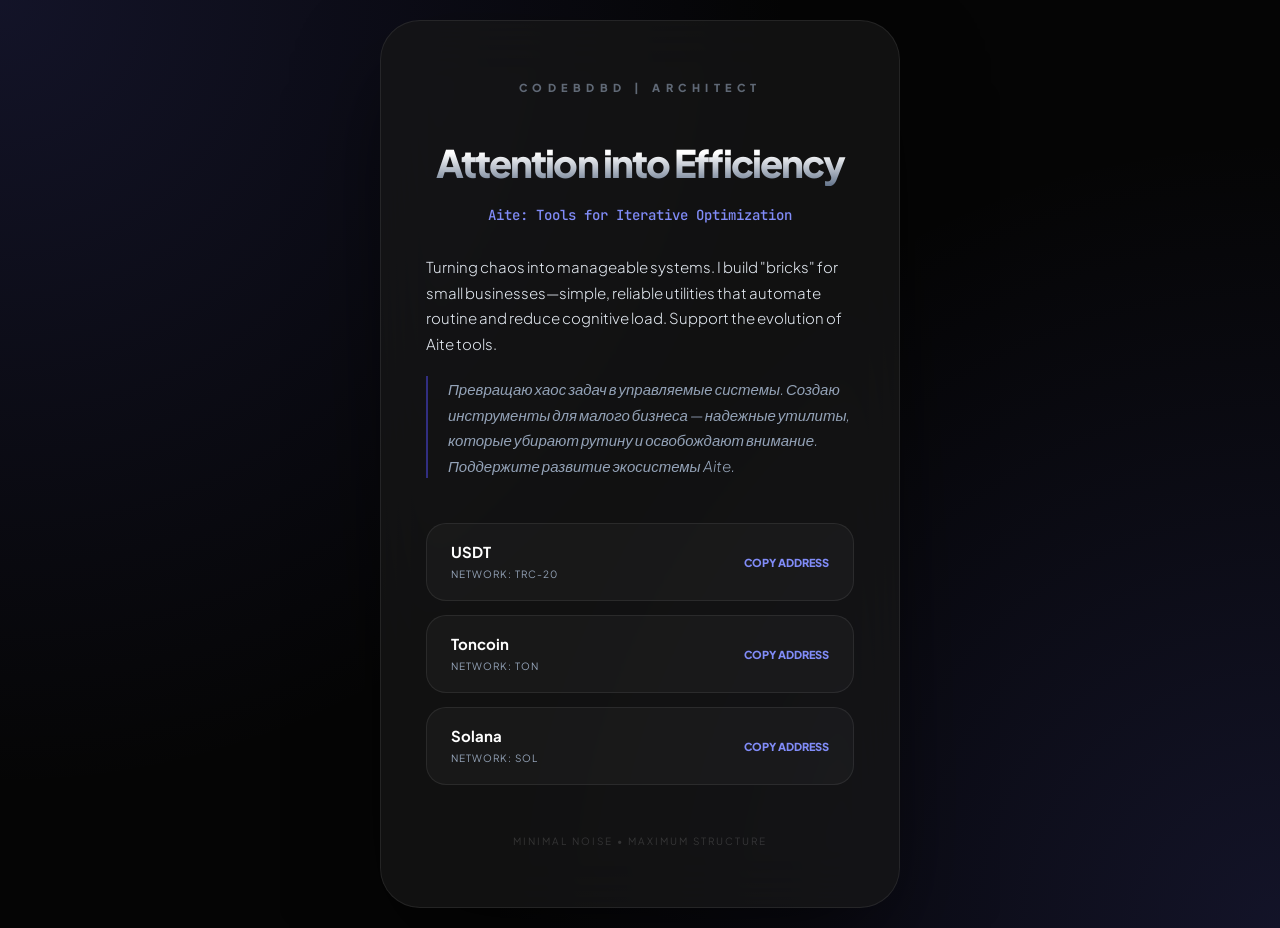
<file: en/pages/donate.html>
<!DOCTYPE html>
<html lang="en">
<head>
    <meta charset="UTF-8">
    <meta name="viewport" content="width=device-width, initial-scale=1.0">
    <title>Codebdbd | Aite Systems Support</title>
    <link href="https://fonts.googleapis.com/css2?family=Plus+Jakarta+Sans:wght@300;400;600;800&family=JetBrains+Mono:wght@400;500&display=swap" rel="stylesheet">
    <style>
        :root {
            --bg: #050505;
            --card-bg: rgba(23, 23, 23, 0.7);
            --accent: #ffffff;
            --accent-glow: rgba(99, 102, 241, 0.15);
            --text: #ffffff;
            --text-muted: #94a3b8;
            --border: rgba(255, 255, 255, 0.08);
        }

        * { box-sizing: border-box; margin: 0; padding: 0; }

        body {
            font-family: 'Plus Jakarta Sans', sans-serif;
            background-color: var(--bg);
            background-image: 
                radial-gradient(circle at 0% 0%, var(--accent-glow) 0%, transparent 50%),
                radial-gradient(circle at 100% 100%, var(--accent-glow) 0%, transparent 50%);
            color: var(--text);
            display: flex;
            justify-content: center;
            align-items: center;
            min-height: 100vh;
            padding: 20px;
        }

        .premium-card {
            background: var(--card-bg);
            backdrop-filter: blur(30px);
            -webkit-backdrop-filter: blur(30px);
            width: 100%;
            max-width: 520px;
            padding: 60px 45px;
            border-radius: 40px;
            border: 1px solid var(--border);
            box-shadow: 0 40px 100px -20px rgba(0, 0, 0, 0.7);
            text-align: center;
            animation: fadeIn 1.2s cubic-bezier(0.22, 1, 0.36, 1);
        }

        @keyframes fadeIn {
            from { opacity: 0; transform: translateY(30px); }
            to { opacity: 1; transform: translateY(0); }
        }

        .brand-header {
            font-size: 11px;
            font-weight: 800;
            letter-spacing: 0.5em;
            text-transform: uppercase;
            margin-bottom: 45px;
            color: var(--text-muted);
            opacity: 0.6;
        }

        h1 {
            font-size: 38px;
            font-weight: 800;
            margin-bottom: 20px;
            letter-spacing: -0.05em;
            background: linear-gradient(180deg, #fff 30%, #64748b 100%);
            -webkit-background-clip: text;
            -webkit-text-fill-color: transparent;
        }

        .slogan {
            font-family: 'JetBrains Mono', monospace;
            font-size: 14px;
            color: #818cf8;
            margin-bottom: 30px;
            font-weight: 500;
        }

        .content-box {
            text-align: left;
            margin-bottom: 45px;
        }

        .desc-en, .desc-ru {
            font-size: 15px;
            line-height: 1.7;
            font-weight: 300;
        }

        .desc-en { color: #e2e8f0; margin-bottom: 20px; }
        .desc-ru { color: var(--text-muted); font-style: italic; border-left: 2px solid #312e81; padding-left: 20px; }

        .crypto-list { display: flex; flex-direction: column; gap: 14px; }

        .crypto-row {
            background: rgba(255, 255, 255, 0.03);
            border: 1px solid var(--border);
            padding: 18px 24px;
            border-radius: 20px;
            display: flex;
            justify-content: space-between;
            align-items: center;
            cursor: pointer;
            transition: all 0.4s cubic-bezier(0.16, 1, 0.3, 1);
        }

        .crypto-row:hover {
            background: rgba(255, 255, 255, 0.06);
            border-color: rgba(255, 255, 255, 0.2);
            transform: translateY(-2px);
        }

        .coin-info { text-align: left; }
        .coin-name { font-size: 15px; font-weight: 700; display: block; }
        .network-tag { font-size: 10px; color: var(--text-muted); text-transform: uppercase; letter-spacing: 0.1em; }

        .copy-trigger {
            font-size: 11px;
            font-weight: 800;
            color: #818cf8;
            text-transform: uppercase;
        }

        .active .copy-trigger { color: #34d399; }

        footer {
            margin-top: 50px;
            font-size: 10px;
            color: rgba(255,255,255,0.15);
            letter-spacing: 0.2em;
            text-transform: uppercase;
        }
    </style>
</head>
<body>

<div class="premium-card">
    <div class="brand-header">Codebdbd | Architect</div>
    
    <h1>Attention into Efficiency</h1>
    <div class="slogan">Aite: Tools for Iterative Optimization</div>

    <div class="content-box">
        <div class="desc-en">
            Turning chaos into manageable systems. I build "bricks" for small businesses—simple, reliable utilities that automate routine and reduce cognitive load. Support the evolution of Aite tools.
        </div>
        <div class="desc-ru">
            Превращаю хаос задач в управляемые системы. Создаю инструменты для малого бизнеса — надежные утилиты, которые убирают рутину и освобождают внимание. Поддержите развитие экосистемы Aite.
        </div>
    </div>

    <div class="crypto-list">
        <div class="crypto-row" onclick="copy('TDSQiA4jDhsfRvQyjMSGc2cB2ay2gVVvz7', this)">
            <div class="coin-info">
                <span class="coin-name">USDT</span>
                <span class="network-tag">Network: TRC-20</span>
            </div>
            <div class="copy-trigger">Copy Address</div>
        </div>

        <div class="crypto-row" onclick="copy('ВАШ_АДРЕС_TON', this)">
            <div class="coin-info">
                <span class="coin-name">Toncoin</span>
                <span class="network-tag">Network: TON</span>
            </div>
            <div class="copy-trigger">Copy Address</div>
        </div>

        <div class="crypto-row" onclick="copy('ВАШ_АДРЕС_SOLANA', this)">
            <div class="coin-info">
                <span class="coin-name">Solana</span>
                <span class="network-tag">Network: SOL</span>
            </div>
            <div class="copy-trigger">Copy Address</div>
        </div>
    </div>

    <footer>Minimal Noise • Maximum Structure</footer>
</div>

<script>
    function copy(text, el) {
        navigator.clipboard.writeText(text).then(() => {
            el.classList.add('active');
            const label = el.querySelector('.copy-trigger');
            const original = label.innerText;
            label.innerText = 'Copied';
            setTimeout(() => {
                label.innerText = original;
                el.classList.remove('active');
            }, 2000);
        });
    }
</script>

</body>
</html>
</file>
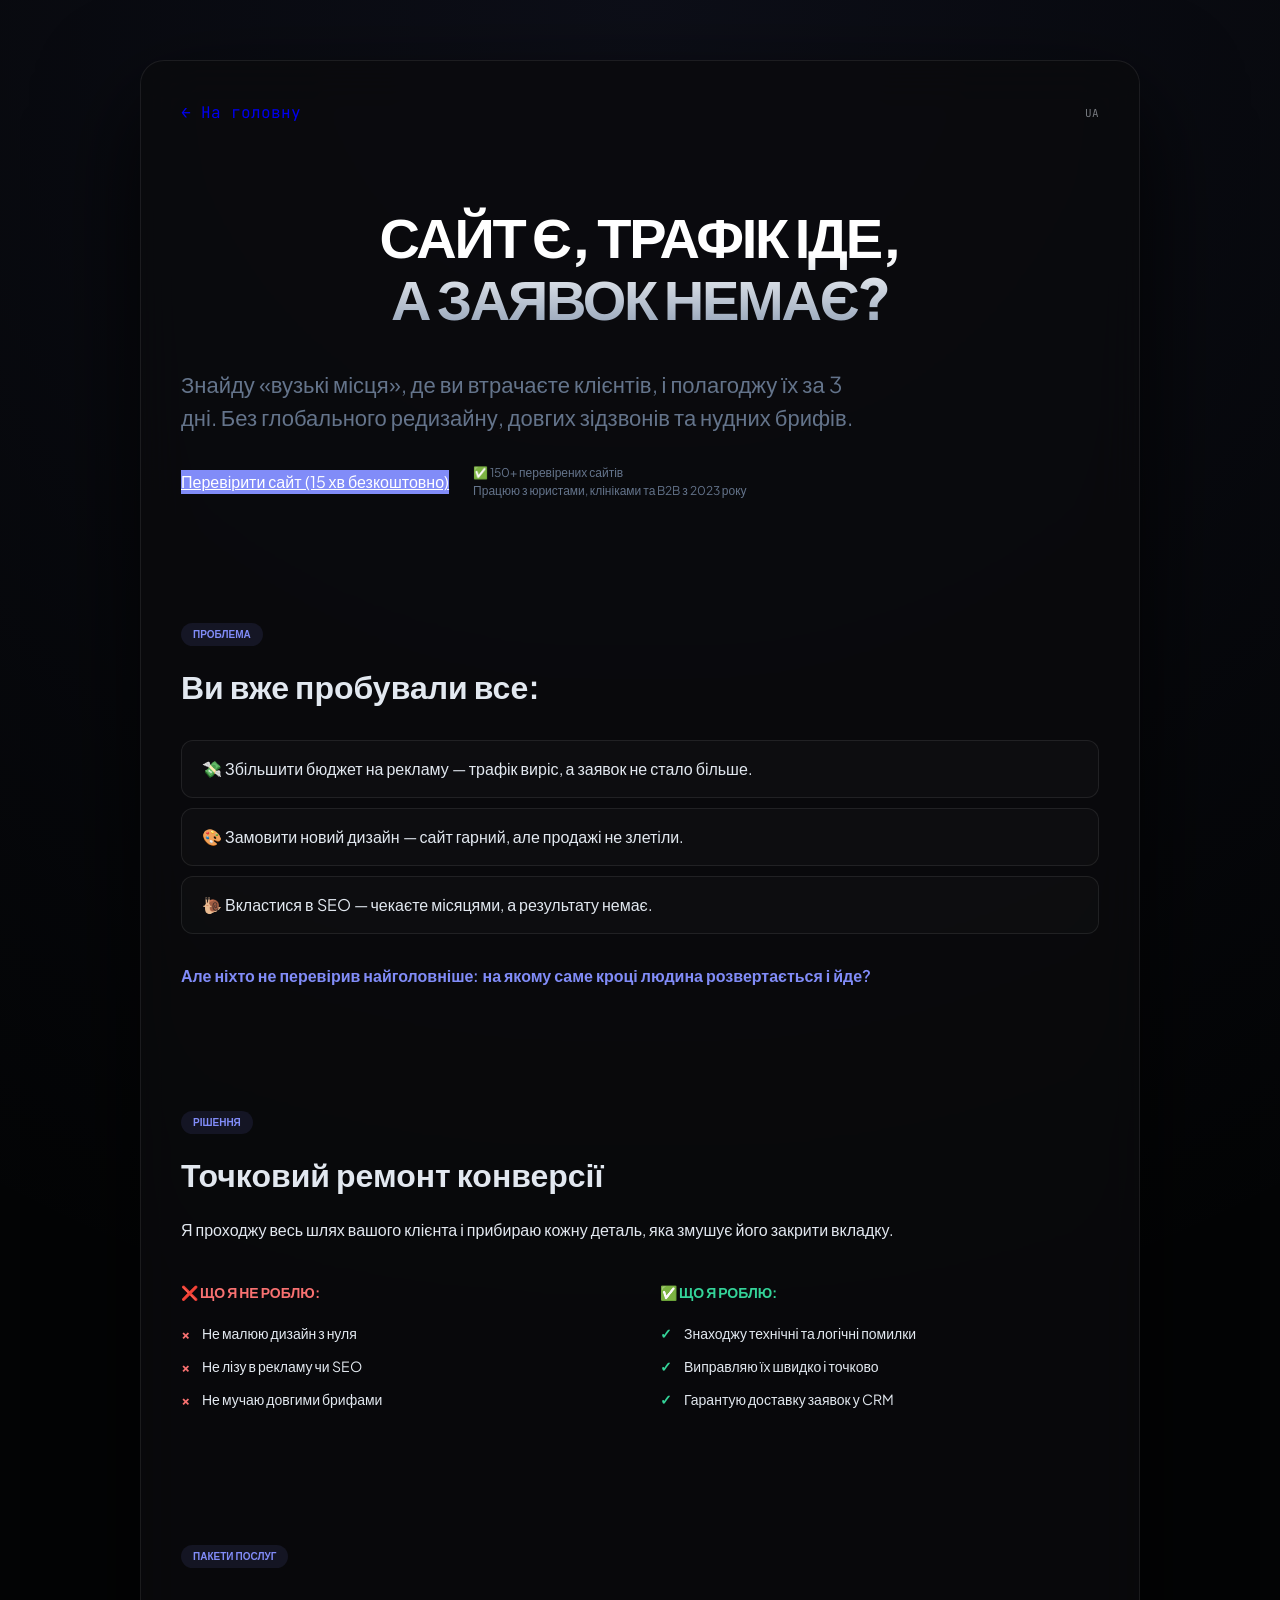
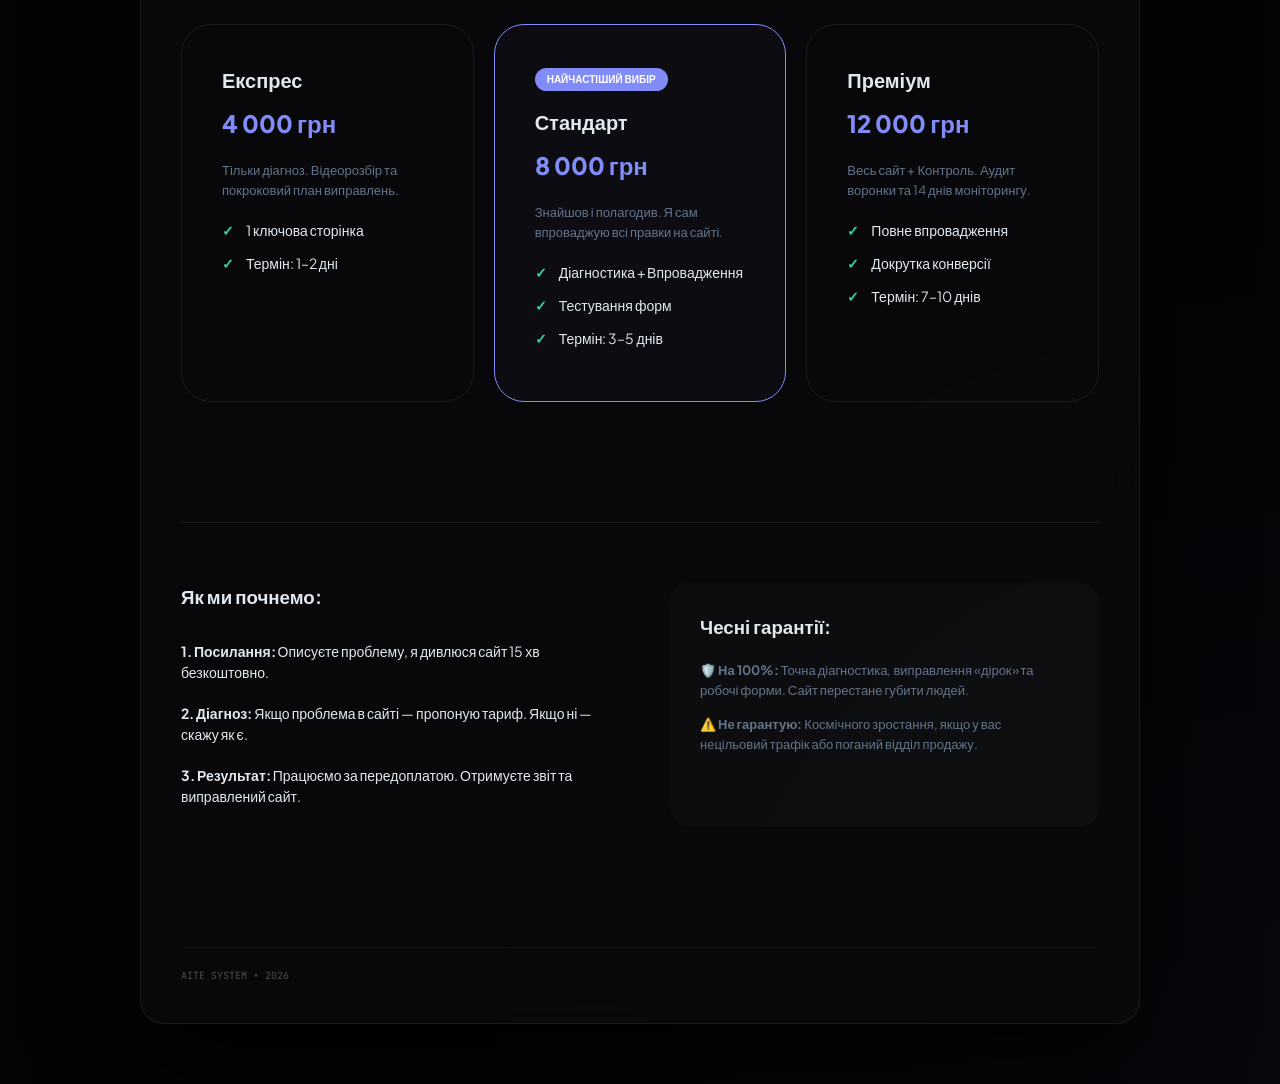
<file: ua/pages/services.html>
<!DOCTYPE html>
<html lang="ua">
<head>
    <meta charset="UTF-8">
    <meta name="viewport" content="width=device-width, initial-scale=1.0">
    <title>Ремонт конверсії сайту | AITE Services</title>
    <link rel="stylesheet" href="../../assets/css/style.css">
    <style>
        /* Додаткові стилі спеціально для сторінки послуг */
        .service-section { margin-bottom: 120px; text-align: left; animation: fadeIn 1s ease-out; }
        .price-grid { display: grid; grid-template-columns: repeat(auto-fit, minmax(280px, 1fr)); gap: 20px; margin-top: 40px; }
        .price-card { background: var(--card-bg); border: 1px solid var(--border-soft); padding: 40px; border-radius: 30px; transition: var(--transition-smooth); }
        .price-card:hover { border-color: var(--accent-indigo); transform: translateY(-5px); }
        .check-item { display: flex; gap: 12px; margin-bottom: 12px; font-size: 14px; }
        .check-icon { color: var(--accent-emerald); font-weight: 800; }
        .cross-icon { color: #f87171; font-weight: 800; }
        .badge { display: inline-block; padding: 4px 12px; background: rgba(129, 140, 248, 0.1); color: var(--accent-indigo); border-radius: 100px; font-size: 10px; font-weight: 800; text-transform: uppercase; margin-bottom: 16px; }
    </style>
</head>
<body>

    <div class="premium-card" style="max-width: 1000px; text-align: left;">
        
        <nav style="display: flex; justify-content: space-between; align-items: center; margin-bottom: 80px;">
            <a href="../index.html" class="copy-trigger" style="text-decoration: none;">← На головну</a>
            <div style="font-family: 'JetBrains Mono'; font-size: 11px;">
                <span style="opacity: 0.5;">UA</span>
            </div>
        </nav>

        <section class="service-section">
            <h1 style="font-size: 56px; line-height: 1.1;">Сайт є, трафік іде,<br>а заявок немає?</h1>
            <p style="font-size: 22px; color: var(--text-muted); margin: 30px 0; max-width: 700px;">
                Знайду «вузькі місця», де ви втрачаєте клієнтів, і полагоджу їх за 3 дні. Без глобального редизайну, довгих зідзвонів та нудних брифів.
            </p>
            <div style="display: flex; align-items: center; gap: 24px; flex-wrap: wrap;">
                <a href="https://t.me/your_handle" class="btn-primary" style="margin: 0; background: var(--accent-indigo); color: white;">Перевірити сайт (15 хв безкоштовно)</a>
                <div style="font-size: 12px; color: var(--text-muted);">
                    ✅ 150+ перевірених сайтів<br>Працюю з юристами, клініками та B2B з 2023 року
                </div>
            </div>
        </section>

        <section class="service-section">
            <span class="badge">Проблема</span>
            <h2 style="font-size: 32px; margin-bottom: 30px;">Ви вже пробували все:</h2>
            <div class="products-grid" style="grid-template-columns: 1fr; gap: 10px;">
                <div class="crypto-row" style="cursor: default;">
                    <span>💸 Збільшити бюджет на рекламу — трафік виріс, а заявок не стало більше.</span>
                </div>
                <div class="crypto-row" style="cursor: default;">
                    <span>🎨 Замовити новий дизайн — сайт гарний, але продажі не злетіли.</span>
                </div>
                <div class="crypto-row" style="cursor: default;">
                    <span>🐌 Вкластися в SEO — чекаєте місяцями, а результату немає.</span>
                </div>
            </div>
            <p style="margin-top: 30px; color: var(--accent-indigo); font-weight: 600;">
                Але ніхто не перевірив найголовніше: на якому саме кроці людина розвертається і йде?
            </p>
        </section>

        <section class="service-section">
            <span class="badge">Рішення</span>
            <h2 style="font-size: 32px; margin-bottom: 20px;">Точковий ремонт конверсії</h2>
            <p class="desc" style="margin-bottom: 40px;">Я проходжу весь шлях вашого клієнта і прибираю кожну деталь, яка змушує його закрити вкладку.</p>
            
            <div style="display: grid; grid-template-columns: 1fr 1fr; gap: 40px;">
                <div>
                    <h4 style="margin-bottom: 20px; font-size: 14px; text-transform: uppercase; color: #f87171;">❌ Що я НЕ роблю:</h4>
                    <div class="check-item"><span class="cross-icon">×</span> Не малюю дизайн з нуля</div>
                    <div class="check-item"><span class="cross-icon">×</span> Не лізу в рекламу чи SEO</div>
                    <div class="check-item"><span class="cross-icon">×</span> Не мучаю довгими брифами</div>
                </div>
                <div>
                    <h4 style="margin-bottom: 20px; font-size: 14px; text-transform: uppercase; color: var(--accent-emerald);">✅ Що я РОБЛЮ:</h4>
                    <div class="check-item"><span class="check-icon">✓</span> Знаходжу технічні та логічні помилки</div>
                    <div class="check-item"><span class="check-icon">✓</span> Виправляю їх швидко і точково</div>
                    <div class="check-item"><span class="check-icon">✓</span> Гарантую доставку заявок у CRM</div>
                </div>
            </div>
        </section>

        <section class="service-section">
            <span class="badge">Пакети послуг</span>
            <div class="price-grid">
                <div class="price-card">
                    <div style="font-size: 20px; font-weight: 800; margin-bottom: 10px;">Експрес</div>
                    <div style="color: var(--accent-indigo); font-size: 24px; font-weight: 800; margin-bottom: 20px;">4 000 грн</div>
                    <p style="font-size: 13px; color: var(--text-muted); margin-bottom: 20px;">Тільки діагноз. Відеорозбір та покроковий план виправлень.</p>
                    <div class="check-item"><span class="check-icon">✓</span> 1 ключова сторінка</div>
                    <div class="check-item"><span class="check-icon">✓</span> Термін: 1–2 дні</div>
                </div>
                <div class="price-card" style="border-color: var(--accent-indigo); background: rgba(129, 140, 248, 0.03);">
                    <div class="badge" style="background: var(--accent-indigo); color: white;">Найчастіший вибір</div>
                    <div style="font-size: 20px; font-weight: 800; margin-bottom: 10px;">Стандарт</div>
                    <div style="color: var(--accent-indigo); font-size: 24px; font-weight: 800; margin-bottom: 20px;">8 000 грн</div>
                    <p style="font-size: 13px; color: var(--text-muted); margin-bottom: 20px;">Знайшов і полагодив. Я сам впроваджую всі правки на сайті.</p>
                    <div class="check-item"><span class="check-icon">✓</span> Діагностика + Впровадження</div>
                    <div class="check-item"><span class="check-icon">✓</span> Тестування форм</div>
                    <div class="check-item"><span class="check-icon">✓</span> Термін: 3–5 днів</div>
                </div>
                <div class="price-card">
                    <div style="font-size: 20px; font-weight: 800; margin-bottom: 10px;">Преміум</div>
                    <div style="color: var(--accent-indigo); font-size: 24px; font-weight: 800; margin-bottom: 20px;">12 000 грн</div>
                    <p style="font-size: 13px; color: var(--text-muted); margin-bottom: 20px;">Весь сайт + Контроль. Аудит воронки та 14 днів моніторингу.</p>
                    <div class="check-item"><span class="check-icon">✓</span> Повне впровадження</div>
                    <div class="check-item"><span class="check-icon">✓</span> Докрутка конверсії</div>
                    <div class="check-item"><span class="check-icon">✓</span> Термін: 7–10 днів</div>
                </div>
            </div>
        </section>

        <section class="service-section" style="border-top: 1px solid var(--border-soft); padding-top: 60px;">
            <div style="display: grid; grid-template-columns: 1fr 1fr; gap: 60px;">
                <div>
                    <h3 style="margin-bottom: 30px;">Як ми почнемо:</h3>
                    <p style="font-size: 14px; margin-bottom: 20px;"><strong>1. Посилання:</strong> Описуєте проблему, я дивлюся сайт 15 хв безкоштовно.</p>
                    <p style="font-size: 14px; margin-bottom: 20px;"><strong>2. Діагноз:</strong> Якщо проблема в сайті — пропоную тариф. Якщо ні — скажу як є.</p>
                    <p style="font-size: 14px; margin-bottom: 20px;"><strong>3. Результат:</strong> Працюємо за передоплатою. Отримуєте звіт та виправлений сайт.</p>
                </div>
                <div style="background: rgba(255,255,255,0.02); padding: 30px; border-radius: 20px;">
                    <h3 style="margin-bottom: 20px;">Чесні гарантії:</h3>
                    <p style="font-size: 13px; color: var(--text-muted); margin-bottom: 15px;">🛡️ <strong>На 100%:</strong> Точна діагностика, виправлення «дірок» та робочі форми. Сайт перестане губити людей.</p>
                    <p style="font-size: 13px; color: var(--text-muted);">⚠️ <strong>Не гарантую:</strong> Космічного зростання, якщо у вас нецільовий трафік або поганий відділ продажу.</p>
                </div>
            </div>
        </section>

        <footer style="margin-top: 60px; opacity: 0.3; font-size: 10px;">
            AITE SYSTEM • 2026
        </footer>
    </div>

    <script src="../../assets/js/main.js"></script>
</body>
</html>
</file>
<file: assets/css/style.css>
/* AITE SYSTEM: TERMINAL UI v4.0 
   Design Philosophy: Maximum Structure, High Information Density
*/

@import url('https://fonts.googleapis.com/css2?family=Plus+Jakarta+Sans:wght@300;400;600;800&family=JetBrains+Mono:wght@400;500&display=swap');

:root {
    --bg-color: #030405;
    --panel-bg: rgba(255, 255, 255, 0.02);
    --accent-indigo: #818cf8;
    --accent-emerald: #34d399;
    --text-primary: #e2e8f0;
    --text-muted: #64748b;
    --border-soft: rgba(255, 255, 255, 0.08);
    --border-bright: rgba(255, 255, 255, 0.15);
    --glass-blur: blur(25px);
    --transition: all 0.3s cubic-bezier(0.4, 0, 0.2, 1);
}

/* 1. Reset & Global */
* {
    box-sizing: border-box;
    margin: 0;
    padding: 0;
}

body {
    background-color: var(--bg-color);
    background-image: 
        radial-gradient(circle at 50% 0%, rgba(129, 140, 248, 0.08), transparent 50%),
        radial-gradient(circle at 100% 100%, rgba(129, 140, 248, 0.03), transparent 30%);
    color: var(--text-primary);
    font-family: 'Plus Jakarta Sans', sans-serif;
    line-height: 1.5;
    display: flex;
    justify-content: center;
    padding: 60px 20px;
    min-height: 100vh;
}

/* 2. Main Container */
.premium-card {
    width: 100%;
    max-width: 1200px;
    background: rgba(10, 11, 13, 0.8);
    backdrop-filter: var(--glass-blur);
    border: 1px solid var(--border-soft);
    border-radius: 24px;
    padding: 40px;
    box-shadow: 0 40px 100px rgba(0,0,0,0.8);
    animation: terminalFadeIn 0.8s ease-out;
}

@keyframes terminalFadeIn {
    from { opacity: 0; transform: translateY(10px); }
    to { opacity: 1; transform: translateY(0); }
}

/* 3. System Top Bar */
.system-top-bar {
    display: flex;
    justify-content: space-between;
    align-items: center;
    padding: 12px 20px;
    background: rgba(255,255,255,0.03);
    border: 1px solid var(--border-soft);
    border-radius: 12px;
    margin-bottom: 40px;
    font-family: 'JetBrains Mono', monospace;
    font-size: 12px;
    letter-spacing: 0.1em;
    color: var(--text-muted);
}

.system-id { color: var(--text-primary); }

/* 4. Headings */
h1 {
    font-size: 48px;
    font-weight: 800;
    letter-spacing: -0.04em;
    text-align: center;
    margin-bottom: 40px;
    text-transform: uppercase;
    background: linear-gradient(180deg, #fff 40%, #94a3b8 100%);
    -webkit-background-clip: text;
    -webkit-text-fill-color: transparent;
}

/* 5. AITE Pillars (The 4 Columns) */
.pillars-container {
    display: grid;
    grid-template-columns: repeat(4, 1fr);
    gap: 24px;
    margin-bottom: 0; /* ОБНУЛЕНО ДЛЯ ПЛАШКИ */
    padding-bottom: 60px;
    border-bottom: 1px solid var(--border-soft);
}

.pillar-item {
    display: flex;
    gap: 16px;
    align-items: flex-start;
}

.pillar-icon {
    width: 48px;
    height: 48px;
    min-width: 48px;
    display: flex;
    align-items: center;
    justify-content: center;
    border: 1px solid var(--border-soft);
    border-radius: 8px;
    color: var(--accent-indigo);
    font-size: 20px;
}

.pillar-content {
    flex: 1;
}

.pillar-title {
    font-size: 18px;
    font-weight: 700;
    margin-bottom: 4px;
}

.pillar-desc {
    font-size: 12px;
    color: var(--text-muted);
    line-height: 1.6;
}

/* Bridge text decoration — ЦЕНТРОВКА НА ЛИНИИ */
.bridge-text {
    font-size: 13px;
    color: var(--text-muted);
    text-align: center;
    margin: -16px auto 40px; 
    padding: 6px 24px;
    background: #0a0b0d; 
    border: 1px solid var(--border-soft);
    border-radius: 100px;
    width: fit-content;
    position: relative;
    z-index: 2;
}

/* 6. Dashboard Split Layout */
.dashboard-split {
    display: grid;
    grid-template-columns: 1fr 1fr;
    gap: 24px;
}

.panel-card {
    background: var(--panel-bg);
    border: 1px solid var(--border-soft);
    border-radius: 20px;
    padding: 32px;
    text-align: left;
}

.panel-header {
    font-family: 'JetBrains Mono', monospace;
    font-size: 12px;
    color: var(--text-muted);
    text-transform: uppercase;
    letter-spacing: 0.15em;
    margin-bottom: 24px;
    display: flex;
    align-items: center;
    gap: 10px;
}

.panel-header::before {
    content: '';
    width: 8px;
    height: 8px;
    background: var(--accent-indigo);
    border-radius: 2px;
}

/* Profile Zone */
.profile-zone {
    display: flex;
    gap: 24px;
}

.profile-img {
    width: 140px;
    height: 180px;
    border-radius: 12px;
    object-fit: cover;
    filter: grayscale(0.5);
    border: 1px solid var(--border-soft);
    flex-shrink: 0;
}

.profile-info h2 { font-size: 24px; font-weight: 800; margin-bottom: 4px; }
.profile-tag { font-size: 11px; color: var(--accent-indigo); text-transform: uppercase; font-weight: 600; margin-bottom: 16px; }

.quote {
    font-size: 14px;
    color: var(--text-primary);
    font-style: italic;
    margin: 16px 0;
    padding-left: 15px;
    border-left: 2px solid var(--accent-indigo);
}

.profile-bio { font-size: 13px; color: var(--text-muted); line-height: 1.6; }

/* 7. Products Grid */
.products-grid {
    display: grid;
    grid-template-columns: 1fr 1fr;
    gap: 12px;
}

.crypto-row {
    background: rgba(255,255,255,0.02);
    border: 1px solid var(--border-soft);
    padding: 16px 20px;
    border-radius: 12px;
    display: flex;
    flex-direction: column;
    align-items: flex-start;
    text-decoration: none;
    color: inherit;
    transition: var(--transition);
}

.crypto-header {
    display: flex;
    justify-content: space-between;
    align-items: center;
    width: 100%;
    gap: 12px;
    margin-bottom: 8px;
}

.crypto-name-block {
    display: flex;
    flex-direction: column;
    gap: 2px;
}

.version-badge {
    font-size: 11px;
    font-weight: 700;
    padding: 4px 10px;
    border-radius: 6px;
    background: rgba(129, 140, 248, 0.15);
    color: #818cf8;
    text-transform: uppercase;
    white-space: nowrap;
    flex-shrink: 0;
}

.crypto-description {
    font-size: 12px;
    color: var(--text-muted);
    margin-top: 4px;
}

.crypto-row:hover {
    background: rgba(255,255,255,0.05);
    border-color: var(--border-bright);
    transform: translateY(-2px);
}

.coin-name { font-size: 14px; font-weight: 700; display: block; }
.network-tag { font-size: 10px; color: var(--text-muted); }

/* 8. Utility Classes */
.copy-trigger {
    font-family: 'JetBrains Mono', monospace;
    cursor: pointer;
    transition: var(--transition);
}

.copy-trigger:hover { color: var(--accent-indigo); }

/* Fuel Slider Support Styles */
.fuel-tab { cursor: pointer; opacity: 0.5; transition: 0.3s; font-family: 'JetBrains Mono'; font-size: 11px; }
.fuel-tab.active { opacity: 1; color: var(--accent-indigo); border-bottom: 1px solid var(--accent-indigo); }

/* 9. Footer (ВОССТАНОВЛЕН) */
footer {
    margin-top: 20px;
    padding-top: 20px;
    border-top: 1px solid var(--border-soft);
    display: flex;
    justify-content: space-between;
    font-family: 'JetBrains Mono', monospace;
    font-size: 10px;
    opacity: 0.3;
}

/* 10. Responsive */
@media (max-width: 1024px) {
    .dashboard-split { grid-template-columns: 1fr; }
    .pillars-container { grid-template-columns: 1fr 1fr; }
}

@media (max-width: 600px) {
    .pillars-container { grid-template-columns: 1fr; }
    .products-grid { grid-template-columns: 1fr; }
    .profile-zone { flex-direction: column; }
    h1 { font-size: 32px; }
    .premium-card { padding: 20px; }
}

/* 11. Custom Scrollbar */
::-webkit-scrollbar { width: 6px; }
::-webkit-scrollbar-track { background: var(--bg-color); }
::-webkit-scrollbar-thumb { background: var(--border-soft); border-radius: 10px; }
::-webkit-scrollbar-thumb:hover { background: var(--accent-indigo); }
</file>
